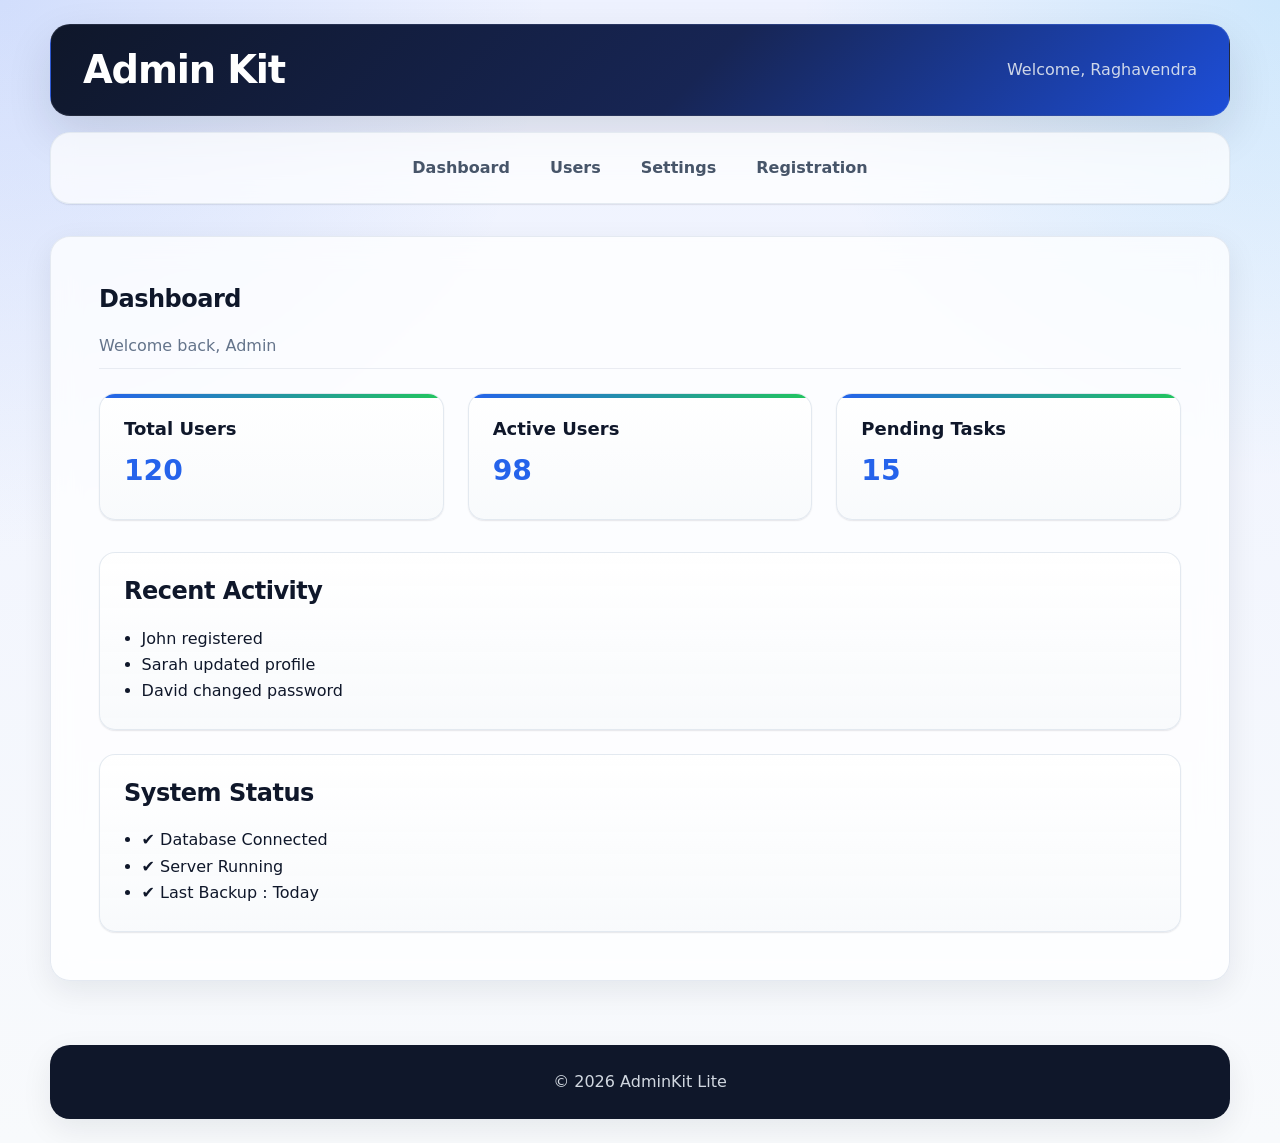
<file: index.html>
<!DOCTYPE html>
<html lang="en">
<!-- Dashboard -->

<head>
    <meta charset="UTF-8">
    <meta name="viewport" content="width=device-width, initial-scale=1.0">
    <title>Admin Kit</title>
    <!-- StyleSheets -->
    <link rel="stylesheet" href="styles/tokens.css">
    <link rel="stylesheet" href="styles/base.css">
    <link rel="stylesheet" href="styles/layout.css">
    <link rel="stylesheet" href="styles/components.css">
    <link rel="stylesheet" href="styles/pages.css">
</head>

<body>
    <header class="site-header">
        <h1>Admin Kit</h1>
        <p>Welcome, Raghavendra</p>
    </header>

    <nav class="nav-links">
        <a href="index.html" class="link">Dashboard</a>
        <a href="users.html" class="link">Users</a>
        <a href="settings.html" class="link">Settings</a>
        <a href="registration.html" class="link">Registration</a>
    </nav>

    <main class="dashboard-page">
        <section class="dashboard-overview">
            <h2>Dashboard</h2>
            <p>Welcome back, Admin</p>
        </section>

        <section class="cards">
            <div class="card">
                <h3>Total Users</h3>
                <p>120</p>
            </div>

            <div class="card">
                <h3>Active Users</h3>
                <p>98</p>
            </div>

            <div class="card">
                <h3>Pending Tasks</h3>
                <p>15</p>
            </div>
        </section>

        <section class="activity">
            <h2>Recent Activity</h2>

            <ul>
                <li>John registered</li>
                <li>Sarah updated profile</li>
                <li>David changed password</li>
            </ul>
        </section>

        <section class="status">
            <h2>System Status</h2>

            <ul>
                <li>✔ Database Connected</li>
                <li>✔ Server Running</li>
                <li>✔ Last Backup : Today</li>
            </ul>
        </section>
    </main>

    <footer>
        © 2026 AdminKit Lite
    </footer>
</body>

</html>
</file>
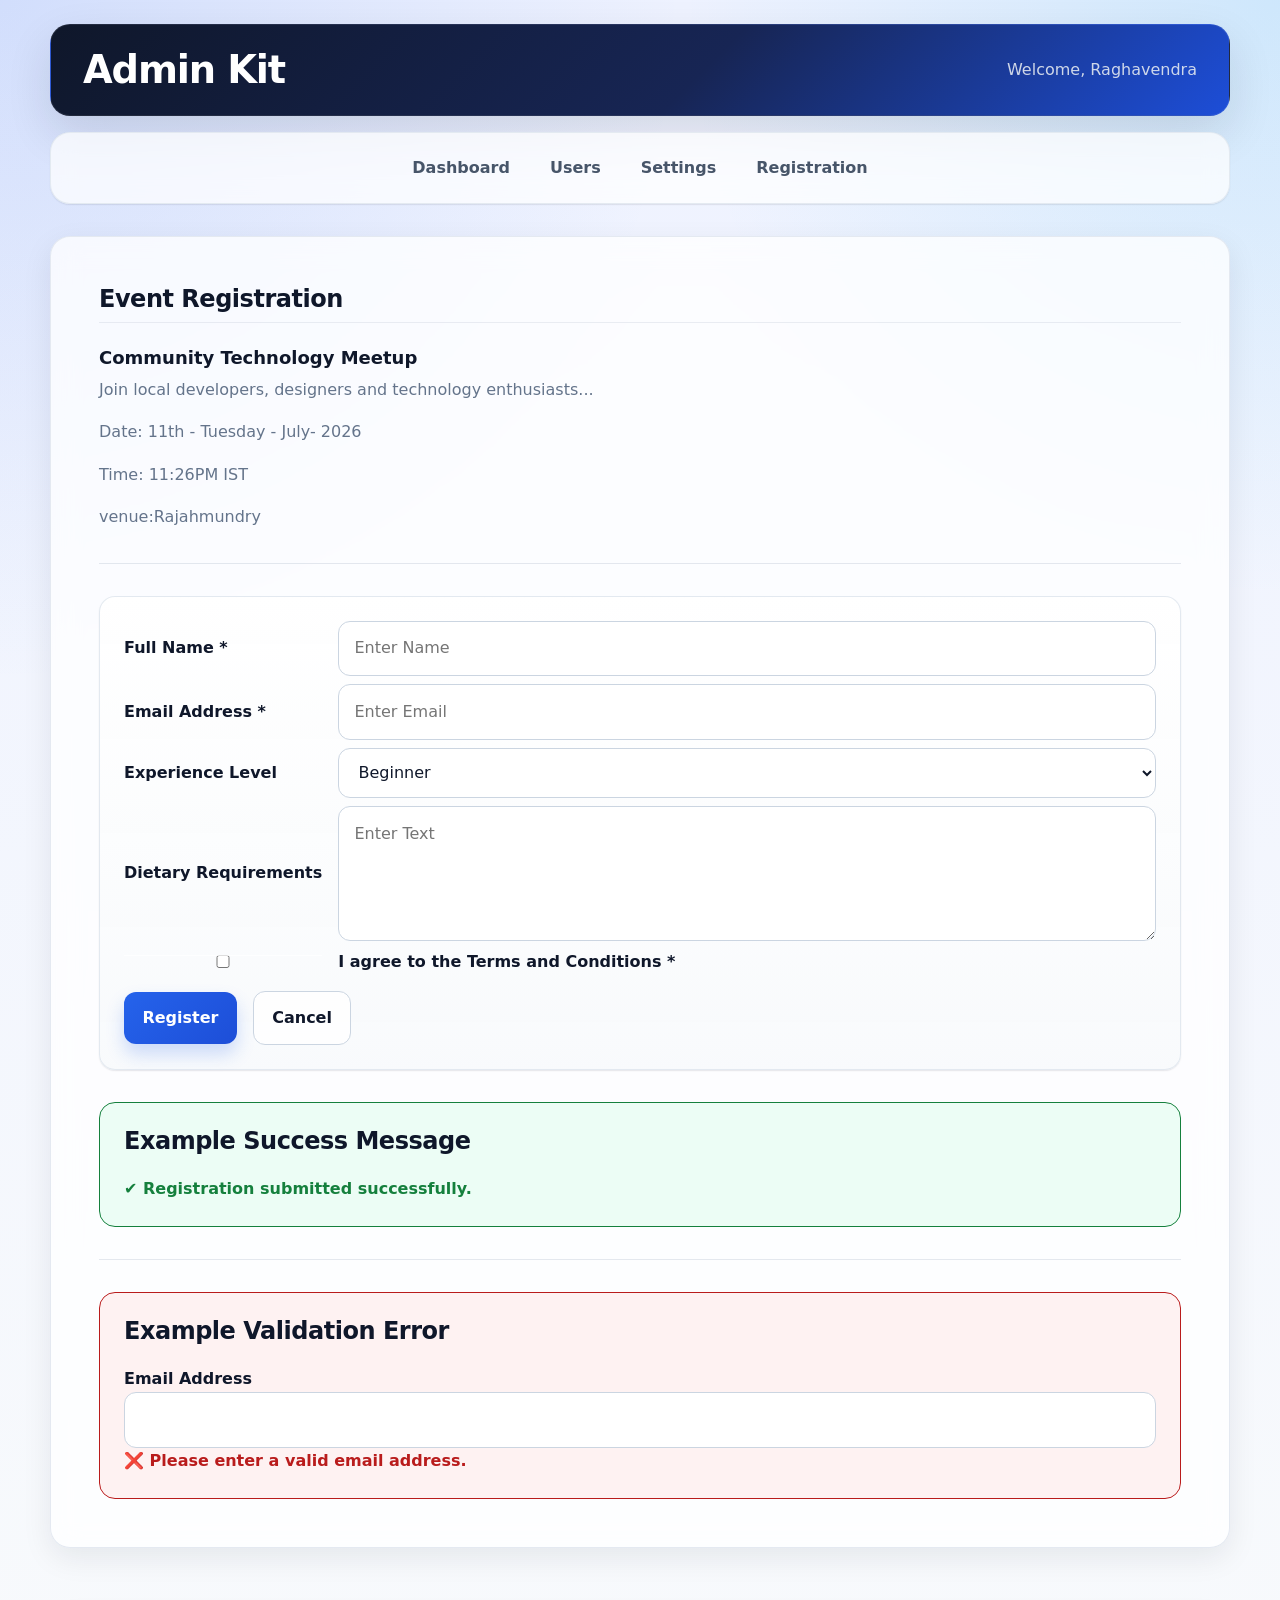
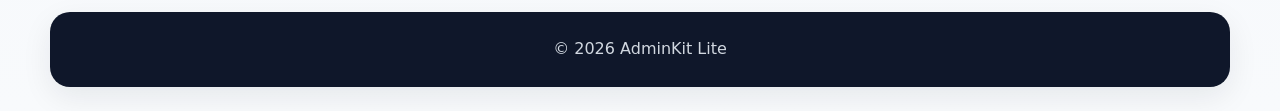
<file: registration.html>
<!DOCTYPE html>
<html lang="en">
<!-- Regestration -->

<head>
    <meta charset="UTF-8">
    <meta name="viewport" content="width=device-width, initial-scale=1.0">
    <title>AdminKit Lite</title>
    <!-- StyleSheets -->
    <link rel="stylesheet" href="styles/tokens.css">
    <link rel="stylesheet" href="styles/base.css">
    <link rel="stylesheet" href="styles/layout.css">
    <link rel="stylesheet" href="styles/components.css">
    <link rel="stylesheet" href="styles/pages.css">
</head>

<body>
    <header class="site-header">
        <h1>Admin Kit</h1>
        <p>Welcome, Raghavendra</p>
    </header>

    <nav class="nav-links">
        <a href="index.html" class="link">Dashboard</a>
        <a href="users.html" class="link">Users</a>
        <a href="settings.html" class="link">Settings</a>
        <a href="registration.html" class="link">Registration</a>
    </nav>

    <main class="registration-page">
        <h2>Event Registration</h2>

        <section>
            <h3>Community Technology Meetup</h3>
            <p>Join local developers, designers and technology enthusiasts...</p>
            <p>Date: 11th - Tuesday - July- 2026</p>
            <p>Time: 11:26PM IST</p>
            <p>venue:Rajahmundry</p>
        </section>

        <hr>
        <section>
            <form action="#" method="post" aria-label="Community Event Registration">

                <label for="name">Full Name *</label>
                <input type="text" name="name" autocomplete="name" id="name" placeholder="Enter Name" required>

                <label for="email">Email Address *</label>
                <input type="email" id="email" name="email" autocomplete="email" placeholder="Enter Email" required>

                <label for="level">Experience Level</label>
                <select name="level" id="level">
                    <option value="beginner">Beginner</option>
                    <option value="intermediate">Intermediate</option>
                    <option value="experienced">Experienced</option>
                </select>

                <label for="requirements">Dietary Requirements</label>
                <textarea name="requirements" id="requirements" placeholder="Enter Text" rows="4"></textarea>

                <input type="checkbox" name="terms" id="terms" required>
                <label for="terms">I agree to the Terms and Conditions *</label>

                <div class="form-actions">
                    <button type="submit" class="register-btn">Register</button>
                    <a href="index.html">Cancel</a>
                </div>
            </form>
        </section>

        <section>
            <h2>Example Success Message</h2>
            <p>✔ Registration submitted successfully.</p>
        </section>

        <hr>

        <section>
            <h2>Example Validation Error</h2>
            <label for="email-add">Email Address</label>
            <input type="text" name="email-add" id="email-add">

            <p>❌ Please enter a valid email address.</p>
        </section>

    </main>

    <footer>
        © 2026 AdminKit Lite
    </footer>
</body>

</html>
</file>
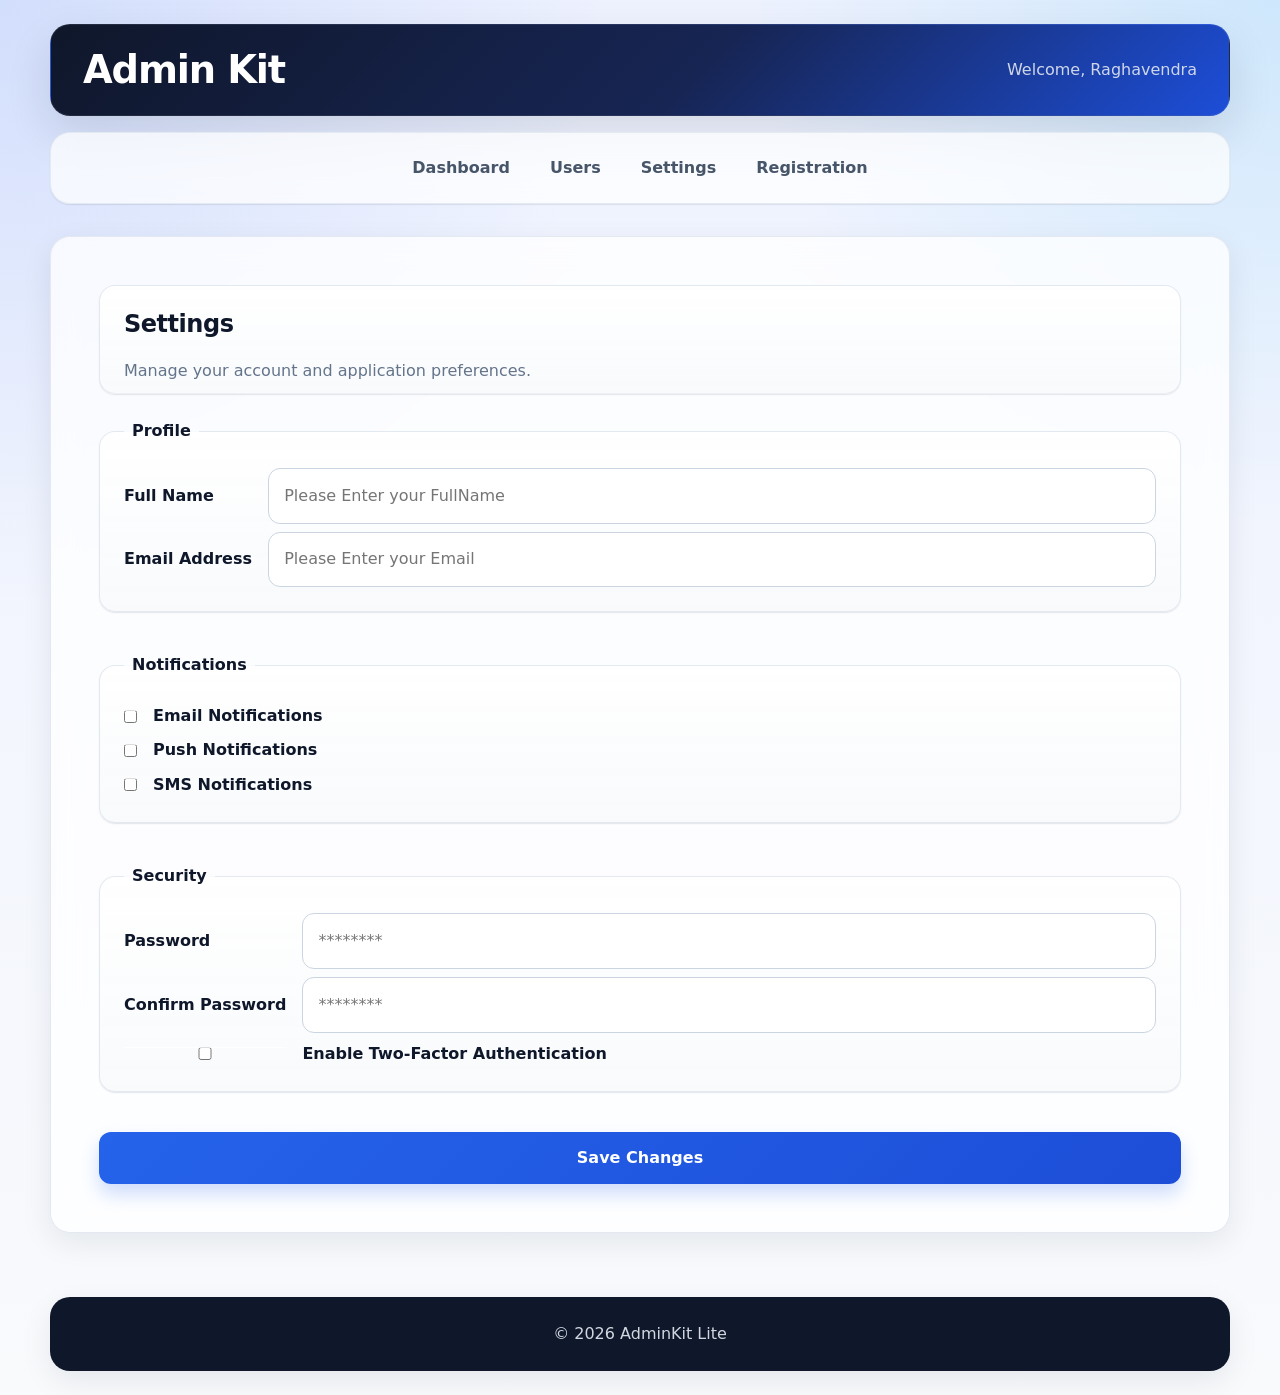
<file: settings.html>
<!-- Settings -->

<!DOCTYPE html>
<html lang="en">

<head>
    <meta charset="UTF-8">
    <meta name="viewport" content="width=device-width, initial-scale=1.0">
    <title>Admin Kit</title>
    <!-- StyleSheets -->
    <link rel="stylesheet" href="styles/tokens.css">
    <link rel="stylesheet" href="styles/base.css">
    <link rel="stylesheet" href="styles/layout.css">
    <link rel="stylesheet" href="styles/components.css">
    <link rel="stylesheet" href="styles/pages.css">
</head>

<body>
    <header class="site-header">
        <h1>Admin Kit</h1>
        <p>Welcome, Raghavendra</p>
    </header>

    <nav class="nav-links">
        <a href="index.html" class="link">Dashboard</a>
        <a href="users.html" class="link">Users</a>
        <a href="settings.html" class="link">Settings</a>
        <a href="registration.html" class="link">Registration</a>
    </nav>

    <main class="settings-page">
        <section class="settings-intro">
            <h2>Settings</h2>
            <p>Manage your account and application preferences.</p>
        </section>

        <form>
            <fieldset class="profile">
                <legend>Profile</legend>
                <label for="full-name">Full Name</label>
                <input type="text" name="full-name" id="full-name" placeholder="Please Enter your FullName"
                    autocomplete="name" required>

                <label for="email-address">Email Address</label>
                <input type="email" name="email-address" id="email-address" placeholder="Please Enter your Email"
                    autocomplete="email" required>
            </fieldset>

            <fieldset class="notifications">
                <legend>Notifications</legend>

                <input type="checkbox" name="email-notifications" id="email-notifications">
                <label for="email-notifications">Email Notifications</label>

                <input type="checkbox" name="push-notifications" id="push-notifications">
                <label for="push-notifications">Push Notifications</label>

                <input type="checkbox" name="sms-notifications" id="sms-notifications">
                <label for="sms-notifications">SMS Notifications</label>
            </fieldset>

            <fieldset class="security">
                <legend>Security</legend>

                <label for="password">Password</label>
                <input type="password" name="password" id="password" placeholder="********" required>

                <label for="confirm-password">Confirm Password</label>
                <input type="password" name="confirm-password" id="confirm-password" placeholder="********"
                    autocomplete="new-password" required>

                <input type="checkbox" name="two-factor-authentication" id="two-factor-authentication">
                <label for="two-factor-authentication">Enable Two-Factor Authentication</label>
            </fieldset>

            <button type="submit">Save Changes</button>
        </form>
    </main>

    <footer>
        © 2026 AdminKit Lite
    </footer>
</body>

</html>
</file>
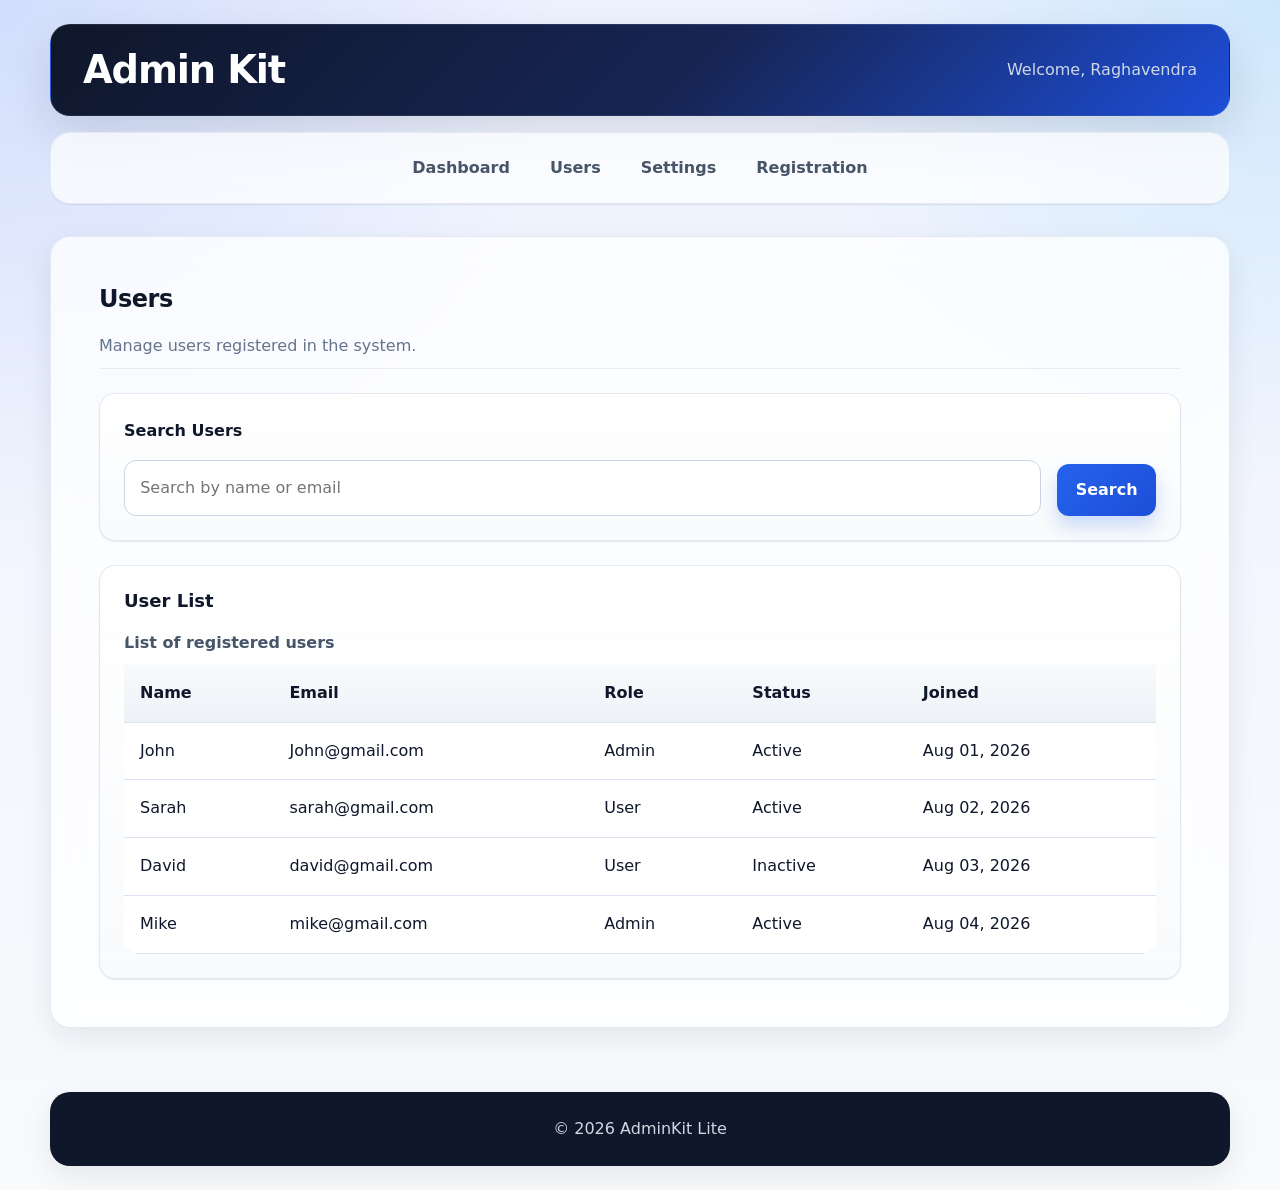
<file: users.html>
<!DOCTYPE html>
<html lang="en">

<head>
    <meta charset="UTF-8">
    <meta name="viewport" content="width=device-width, initial-scale=1.0">
    <title>Admin Kit</title>
    <!-- StyleSheets -->
    <link rel="stylesheet" href="styles/tokens.css">
    <link rel="stylesheet" href="styles/base.css">
    <link rel="stylesheet" href="styles/layout.css">
    <link rel="stylesheet" href="styles/components.css">
    <link rel="stylesheet" href="styles/pages.css">
</head>

<body>
    <header class="site-header">
        <h1>Admin Kit</h1>
        <p>Welcome, Raghavendra</p>
    </header>

    <nav class="nav-links">
        <a href="index.html" class="link">Dashboard</a>
        <a href="users.html" class="link">Users</a>
        <a href="settings.html" class="link">Settings</a>
        <a href="registration.html" class="link">Registration</a>
    </nav>

    <main class="users-page">
        <section class="users-intro">
            <h2>Users</h2>
            <p>Manage users registered in the system.</p>
        </section>

        <section class="user-search">
            <form>
                <label for="user-search">Search Users</label>
                <input type="search" id="user-search" name="user-search" placeholder="Search by name or email">

                <button type="submit">Search</button>
            </form>
        </section>

        <section class="user-table">
            <h3>User List</h3>

            <table>
                <caption>List of registered users</caption>

                <thead>
                    <tr>
                        <!-- scope="col" tells assistive technologies: This header belongs to this column -->
                        <th scope="col">Name</th>
                        <th scope="col">Email</th>
                        <th scope="col">Role</th>
                        <th scope="col">Status</th>
                        <th scope="col">Joined</th>
                    </tr>
                </thead>

                <tbody>
                    <tr>
                        <td>John</td>
                        <td>John@gmail.com</td>
                        <td>Admin</td>
                        <td>Active</td>
                        <td>Aug 01, 2026</td>
                    </tr>

                    <tr>
                        <td>Sarah</td>
                        <td>sarah@gmail.com</td>
                        <td>User</td>
                        <td>Active</td>
                        <td>Aug 02, 2026</td>
                    </tr>

                    <tr>
                        <td>David</td>
                        <td>david@gmail.com</td>
                        <td>User</td>
                        <td>Inactive</td>
                        <td>Aug 03, 2026</td>
                    </tr>

                    <tr>
                        <td>Mike</td>
                        <td>mike@gmail.com</td>
                        <td>Admin</td>
                        <td>Active</td>
                        <td>Aug 04, 2026</td>
                    </tr>
                </tbody>
            </table>
        </section>
    </main>

    <footer>
        © 2026 AdminKit Lite
    </footer>
</body>

</html>
</file>
<file: styles/tokens.css>
:root {
    color-scheme: light;

    /* Colors */
    --color-primary: #2563eb;
    --color-primary-dark: #1d4ed8;
    --color-primary-soft: #dbeafe;
    --color-secondary: #475569;

    --color-background: #eef2ff;
    --color-background-alt: #f8fafc;
    --color-surface: rgba(255, 255, 255, 0.9);
    --color-surface-strong: #ffffff;

    --color-text: #0f172a;
    --color-text-muted: #64748b;

    --color-border: #dbe4f0;
    --color-border-strong: #cbd5e1;

    --color-success: #15803d;
    --color-success-background: #ecfdf5;

    --color-error: #b91c1c;
    --color-error-background: #fef2f2;

    --color-header: #0f172a;
    --color-header-text: #ffffff;

    /* Spacing */
    --space-xs: 0.25rem;
    --space-sm: 0.5rem;
    --space-md: 1rem;
    --space-lg: 1.5rem;
    --space-xl: 2rem;
    --space-2xl: 3rem;
    --space-3xl: 4rem;

    /* Font sizes */
    --font-size-sm: 0.875rem;
    --font-size-md: 1rem;
    --font-size-lg: 1.125rem;
    --font-size-xl: 1.5rem;
    --font-size-2xl: 2rem;
    --font-size-3xl: 2.5rem;

    /* Border radius */
    --radius-sm: 0.375rem;
    --radius-md: 0.75rem;
    --radius-lg: 1rem;
    --radius-xl: 1.25rem;

    /* Shadows */
    --shadow-sm: 0 1px 2px rgb(15 23 42 / 0.06), 0 1px 1px rgb(15 23 42 / 0.04);
    --shadow-md: 0 10px 30px rgb(15 23 42 / 0.08);
    --shadow-lg: 0 18px 45px rgb(15 23 42 / 0.12);

    /* Layout */
    --content-width: 1180px;
    --page-shell: 1.25rem;

    /* Motion */
    --transition-fast: 140ms ease;
    --transition-base: 220ms ease;

    /* Typography */
    --font-family-sans: "Segoe UI", "Inter", system-ui, -apple-system, BlinkMacSystemFont, "Helvetica Neue", Arial, sans-serif;
}
</file>
<file: styles/base.css>
/* =========================
   Global Reset
   ========================= */

* {
    box-sizing: border-box;
}

html {
    font-size: 16px;
    scroll-behavior: smooth;
}

html {
    -webkit-text-size-adjust: 100%;
}

body {
    margin: 0;
    font-family: var(--font-family-sans);
    font-size: var(--font-size-md);
    line-height: 1.65;
    color: var(--color-text);
    background:
        radial-gradient(circle at top left, rgb(37 99 235 / 0.14), transparent 32%),
        radial-gradient(circle at top right, rgb(14 165 233 / 0.14), transparent 28%),
        linear-gradient(180deg, var(--color-background), var(--color-background-alt));
    min-height: 100vh;
    text-rendering: optimizeLegibility;
    -webkit-font-smoothing: antialiased;
}

/* =========================
   Typography
   ========================= */

h1,
h2,
h3,
p {
    margin-top: 0;
}

h1 {
    font-size: clamp(2rem, 3vw, var(--font-size-3xl));
    font-weight: 800;
    letter-spacing: -0.03em;
    line-height: 1.1;
}

h2 {
    font-size: clamp(1.4rem, 2vw, var(--font-size-xl));
    font-weight: 750;
    letter-spacing: -0.02em;
    line-height: 1.2;
}

h3 {
    font-size: var(--font-size-lg);
    font-weight: 700;
    line-height: 1.25;
}

p {
    color: var(--color-text-muted);
}

/* =========================
   Links
   ========================= */

a {
    color: var(--color-primary);
    text-decoration: none;
    transition: color var(--transition-fast), background-color var(--transition-fast), border-color var(--transition-fast);
}

a:hover {
    text-decoration: underline;
}

a:focus-visible {
    outline: 3px solid var(--color-primary);
    outline-offset: 2px;
}

/* =========================
   Forms
   ========================= */

label {
    font-weight: 600;
    color: var(--color-text);
}

input,
select,
textarea,
button {
    font: inherit;
}

input,
select,
textarea {
    width: 100%;
    padding: 0.85rem 0.95rem;
    border: 1px solid var(--color-border-strong);
    border-radius: var(--radius-md);
    background-color: var(--color-surface-strong);
    color: var(--color-text);
    box-shadow: inset 0 1px 0 rgb(255 255 255 / 0.75);
    transition: border-color var(--transition-fast), box-shadow var(--transition-fast), transform var(--transition-fast), background-color var(--transition-fast);
}

textarea {
    resize: vertical;
    min-height: 120px;
}

input:focus,
select:focus,
textarea:focus {
    outline: 3px solid rgb(37 99 235 / 0.2);
    border-color: var(--color-primary);
    box-shadow: 0 0 0 4px rgb(37 99 235 / 0.12);
}

button {
    border: 0;
    cursor: pointer;
    transition: transform var(--transition-fast), box-shadow var(--transition-fast), background-color var(--transition-fast), opacity var(--transition-fast);
}

button:focus-visible,
input[type="checkbox"]:focus-visible,
select:focus-visible,
textarea:focus-visible {
    outline: 3px solid var(--color-primary);
    outline-offset: 2px;
}

/* =========================
   Lists
   ========================= */

ul {
    padding-left: 1.1rem;
}

/* =========================
   Tables
   ========================= */

table {
    width: 100%;
    border-collapse: collapse;
    overflow: hidden;
    border-radius: var(--radius-lg);
    background: var(--color-surface-strong);
}

th,
td {
    padding: 0.95rem 1rem;
    text-align: left;
    border-bottom: 1px solid var(--color-border);
}

th {
    font-weight: 700;
    background: linear-gradient(180deg, #f8fafc, #eef2f7);
    color: var(--color-text);
}

tbody tr:hover {
    background-color: rgb(37 99 235 / 0.04);
}

/* =========================
   Horizontal Rule
   ========================= */

hr {
    border: 0;
    border-top: 1px solid rgb(148 163 184 / 0.24);
    margin: var(--space-xl) 0;
}

::selection {
    background: rgb(37 99 235 / 0.18);
    color: var(--color-text);
}
</file>
<file: styles/layout.css>
/* =========================
   Site Header
   ========================= */

.site-header {
    display: flex;
    justify-content: space-between;
    align-items: center;
    gap: var(--space-md);

    width: min(100% - 2rem, var(--content-width));
    margin: var(--space-lg) auto 0;
    padding: var(--space-lg) var(--space-xl);

    background: linear-gradient(135deg, #0f172a 0%, #172554 55%, #1d4ed8 100%);
    color: var(--color-header-text);
    border: 1px solid rgb(255 255 255 / 0.08);
    border-radius: var(--radius-xl);
    box-shadow: var(--shadow-lg);
}

.site-header h1 {
    margin-bottom: 0;
}

.site-header p {
    margin-bottom: 0;
    color: rgb(226 232 240 / 0.9);
}

/* =========================
   Navigation
   ========================= */

.nav-links {
    display: flex;
    justify-content: center;
    flex-wrap: wrap;
    gap: var(--space-sm);

    width: min(100% - 2rem, var(--content-width));
    margin: var(--space-md) auto 0;
    padding: 0.65rem;

    background: rgb(255 255 255 / 0.72);
    border: 1px solid rgb(226 232 240 / 0.9);
    border-radius: var(--radius-xl);
    box-shadow: var(--shadow-sm);
    backdrop-filter: blur(12px);
}

.nav-links .link {
    padding: 0.7rem 1rem;
    border-radius: var(--radius-lg);
    font-weight: 600;
    color: var(--color-secondary);
}

.nav-links .link:hover {
    background-color: var(--color-primary-soft);
    color: var(--color-primary-dark);
    text-decoration: none;
}

.nav-links .link:focus-visible {
    background-color: var(--color-primary-soft);
}

/* =========================
   Main
   ========================= */

main {
    width: min(100% - 2rem, var(--content-width));
    margin: var(--space-xl) auto var(--space-3xl);
    padding: var(--space-2xl);
    border: 1px solid rgb(226 232 240 / 0.92);
    border-radius: var(--radius-xl);
    background: rgb(255 255 255 / 0.76);
    box-shadow: var(--shadow-md);
    backdrop-filter: blur(14px);
}

/* =========================
   Footer
   ========================= */

footer {
    width: min(100% - 2rem, var(--content-width));
    margin: 0 auto var(--space-lg);
    padding: var(--space-lg);
    text-align: center;
    background: var(--color-header);
    color: rgb(226 232 240 / 0.92);
    border-radius: var(--radius-xl);
    box-shadow: var(--shadow-md);
}

/* =========================
   Mobile Layout
   ========================= */

@media (max-width: 768px) {
    .site-header {
        flex-direction: column;
        align-items: flex-start;
    }

    .nav-links {
        justify-content: flex-start;
    }

    main {
        width: min(100% - 1rem, var(--content-width));
        margin-top: var(--space-lg);
        padding: var(--space-lg);
    }

    .site-header,
    .nav-links,
    footer {
        width: min(100% - 1rem, var(--content-width));
    }
}

/* =========================
   Small Mobile Screens
   ========================= */

@media (max-width: 480px) {
    .site-header {
        padding: var(--space-md);
    }

    .nav-links {
        flex-direction: column;
        align-items: stretch;
        padding: var(--space-sm);
    }

    .nav-links .link {
        text-align: center;
    }

    main {
        width: min(100% - 1rem, var(--content-width));
        padding: var(--space-md);
    }
}
</file>
<file: styles/components.css>
/* =========================
   Cards
   ========================= */

.cards {
    display: grid;
    grid-template-columns: repeat(3, 1fr);
    gap: var(--space-lg);
    margin-top: var(--space-lg);
}

.card {
    padding: var(--space-lg);
    background:
        linear-gradient(180deg, rgb(255 255 255 / 0.96), rgb(248 250 252 / 0.96));
    border: 1px solid rgb(226 232 240 / 0.95);
    border-radius: var(--radius-lg);
    box-shadow: var(--shadow-sm);
    position: relative;
    overflow: hidden;
}

.card::before {
    content: "";
    position: absolute;
    inset: 0 auto auto 0;
    width: 100%;
    height: 4px;
    background: linear-gradient(90deg, var(--color-primary), #22c55e);
}

.card h3 {
    margin-bottom: var(--space-sm);
}

.card p {
    margin-bottom: 0;
    font-size: clamp(1.75rem, 2.2vw, var(--font-size-2xl));
    font-weight: 700;
    color: var(--color-primary);
}

/* =========================
   Sections
   ========================= */

.activity,
.status,
.user-search,
.user-table,
.settings-intro {
    padding: var(--space-lg);
    background: linear-gradient(180deg, rgb(255 255 255 / 0.98), rgb(248 250 252 / 0.95));
    border: 1px solid rgb(226 232 240 / 0.95);
    border-radius: var(--radius-lg);
    box-shadow: var(--shadow-sm);
}

/* =========================
   Forms
   ========================= */

form {
    display: flex;
    flex-direction: column;
    gap: var(--space-md);
}

fieldset {
    display: flex;
    flex-direction: column;
    gap: var(--space-sm);

    margin: 0;
    padding: var(--space-lg);

    border: 1px solid rgb(226 232 240 / 0.95);
    border-radius: var(--radius-lg);
    background: linear-gradient(180deg, rgb(255 255 255 / 0.98), rgb(248 250 252 / 0.96));
    box-shadow: var(--shadow-sm);
}

legend {
    padding: 0 var(--space-sm);
    font-weight: 700;
    color: var(--color-text);
}

/* =========================
   Buttons
   ========================= */

button {
    padding: 0.8rem 1.15rem;
    border-radius: var(--radius-md);
    background: linear-gradient(135deg, var(--color-primary), var(--color-primary-dark));
    color: #ffffff;
    font-weight: 600;
    box-shadow: 0 10px 18px rgb(37 99 235 / 0.22);
}

button:hover {
    transform: translateY(-1px);
    box-shadow: 0 14px 20px rgb(37 99 235 / 0.26);
}

button:active {
    transform: translateY(0);
}

/* =========================
   Form Actions
   ========================= */

.form-actions {
    display: flex;
    align-items: center;
    gap: var(--space-md);
    margin-top: var(--space-sm);
}

/* =========================
   Checkbox Groups
   ========================= */

input[type="checkbox"] {
    width: auto;
    margin: 0;
    align-self: center;
}

/* =========================
   Tables
   ========================= */

.user-table {
    overflow-x: auto;
}

.user-table table {
    min-width: 700px;
}

.user-table caption {
    margin-bottom: var(--space-sm);
    text-align: left;
    font-weight: 600;
    color: var(--color-secondary);
}

/* =========================
   Success Message
   ========================= */

.success-message {
    padding: var(--space-md);
    border: 1px solid rgb(21 128 61 / 0.3);
    border-radius: var(--radius-md);
    background: var(--color-success-background);
    color: var(--color-success);
}

/* =========================
   Error Message
   ========================= */

.error-message {
    padding: var(--space-md);
    border: 1px solid rgb(185 28 28 / 0.3);
    border-radius: var(--radius-md);
    background: var(--color-error-background);
    color: var(--color-error);
}

/* =========================
   Responsive Components
   ========================= */

@media (max-width: 768px) {
    .cards {
        grid-template-columns: 1fr;
    }

    .form-actions {
        flex-direction: column;
        align-items: stretch;
    }

    .form-actions button,
    .form-actions a {
        text-align: center;
    }
}

.form-actions a {
    display: inline-flex;
    align-items: center;
    justify-content: center;
    padding: 0.8rem 1.15rem;
    border-radius: var(--radius-md);
    border: 1px solid var(--color-border-strong);
    background: rgb(255 255 255 / 0.9);
    color: var(--color-text);
    font-weight: 600;
    text-decoration: none;
}

.form-actions a:hover {
    background: var(--color-primary-soft);
    color: var(--color-primary-dark);
    text-decoration: none;
}
</file>
<file: styles/pages.css>
/* ==================================================
   DASHBOARD PAGE
   ================================================== */

.dashboard-overview {
    margin-bottom: var(--space-lg);
}

.dashboard-overview p {
    margin-bottom: 0;
}

.activity {
    margin-top: var(--space-xl);
}

.activity ul,
.status ul {
    margin-bottom: 0;
}

.status {
    margin-top: var(--space-lg);
}

.dashboard-page .dashboard-overview,
.users-page .users-intro,
.settings-page .settings-intro,
.registration-page > h2 {
    padding-bottom: var(--space-sm);
    border-bottom: 1px solid rgb(148 163 184 / 0.18);
    margin-bottom: var(--space-lg);
}

/* ==================================================
   USERS PAGE
   ================================================== */

.users-intro {
    margin-bottom: var(--space-lg);
}

.users-intro p {
    margin-bottom: 0;
}

.user-search {
    margin-bottom: var(--space-lg);
}

.user-search form {
    display: grid;
    grid-template-columns: 1fr auto;
    align-items: end;
    gap: var(--space-md);
}

.user-search form label {
    grid-column: 1 / -1;
}

/* ==================================================
   SETTINGS PAGE
   ================================================== */

.settings-intro {
    margin-bottom: var(--space-lg);
}

.settings-intro p {
    margin-bottom: 0;
}

/* Profile */

.profile {
    margin-bottom: var(--space-lg);
}

.profile,
.notifications,
.security {
    display: grid;
    grid-template-columns: auto 1fr;
    align-items: center;
    column-gap: var(--space-md);
    row-gap: var(--space-sm);
}

.profile > legend,
.notifications > legend,
.security > legend {
    grid-column: 1 / -1;
}

/* Notifications */

.notifications {
    margin-bottom: var(--space-lg);
}

/* Security */

.security {
    margin-bottom: var(--space-lg);
}

/* Make checkbox controls visually grouped */

.notifications input[type="checkbox"],
.security input[type="checkbox"] {
    align-self: center;
}

.notifications input[type="checkbox"] + label,
.security input[type="checkbox"] + label {
    margin-bottom: 0;
}

/* ==================================================
   REGISTRATION PAGE
   ================================================== */

.registration-page > section:first-of-type {
    margin-bottom: var(--space-lg);
}

.registration-page > section:first-of-type h3 {
    margin-bottom: var(--space-sm);
}

.registration-page > section:nth-of-type(2) {
    padding: var(--space-lg);
    background: linear-gradient(180deg, rgb(255 255 255 / 0.98), rgb(248 250 252 / 0.96));
    border: 1px solid rgb(226 232 240 / 0.95);
    border-radius: var(--radius-lg);
    box-shadow: var(--shadow-sm);
}

/* Registration form */

.registration-page form {
    display: grid;
    grid-template-columns: auto 1fr;
    align-items: center;
    column-gap: var(--space-md);
    row-gap: var(--space-sm);
}

.registration-page form > * {
    min-width: 0;
}

.registration-page form > .form-actions,
.registration-page form > hr {
    grid-column: 1 / -1;
}

/* Registration checkbox */

.registration-page input[type="checkbox"] {
    width: auto;
    margin: 0;
    align-self: center;
}

.registration-page input[type="checkbox"] + label {
    margin-bottom: 0;
}

/* Success message section */

.registration-page > section:nth-of-type(3) {
    padding: var(--space-lg);
    margin-top: var(--space-xl);
    border: 1px solid var(--color-success);
    border-radius: var(--radius-lg);
    background-color: var(--color-success-background);
}

.registration-page > section:nth-of-type(3) p {
    margin-bottom: 0;
    color: var(--color-success);
    font-weight: 600;
}

/* Validation error section */

.registration-page > section:nth-of-type(4) {
    padding: var(--space-lg);
    border: 1px solid var(--color-error);
    border-radius: var(--radius-lg);
    background-color: var(--color-error-background);
}

.registration-page > section:nth-of-type(4) p {
    margin-bottom: 0;
    color: var(--color-error);
    font-weight: 600;
}

/* ==================================================
   RESPONSIVE PAGE STYLES
   ================================================== */

@media (max-width: 768px) {
    .user-search form {
        grid-template-columns: 1fr;
    }
}

@media (max-width: 480px) {
    .card {
        padding: var(--space-md);
    }

    .activity,
    .status,
    .user-search,
    .user-table,
    .settings-intro,
    .registration-page > section:nth-of-type(2),
    .registration-page > section:nth-of-type(3),
    .registration-page > section:nth-of-type(4) {
        padding: var(--space-md);
    }
}
</file>
